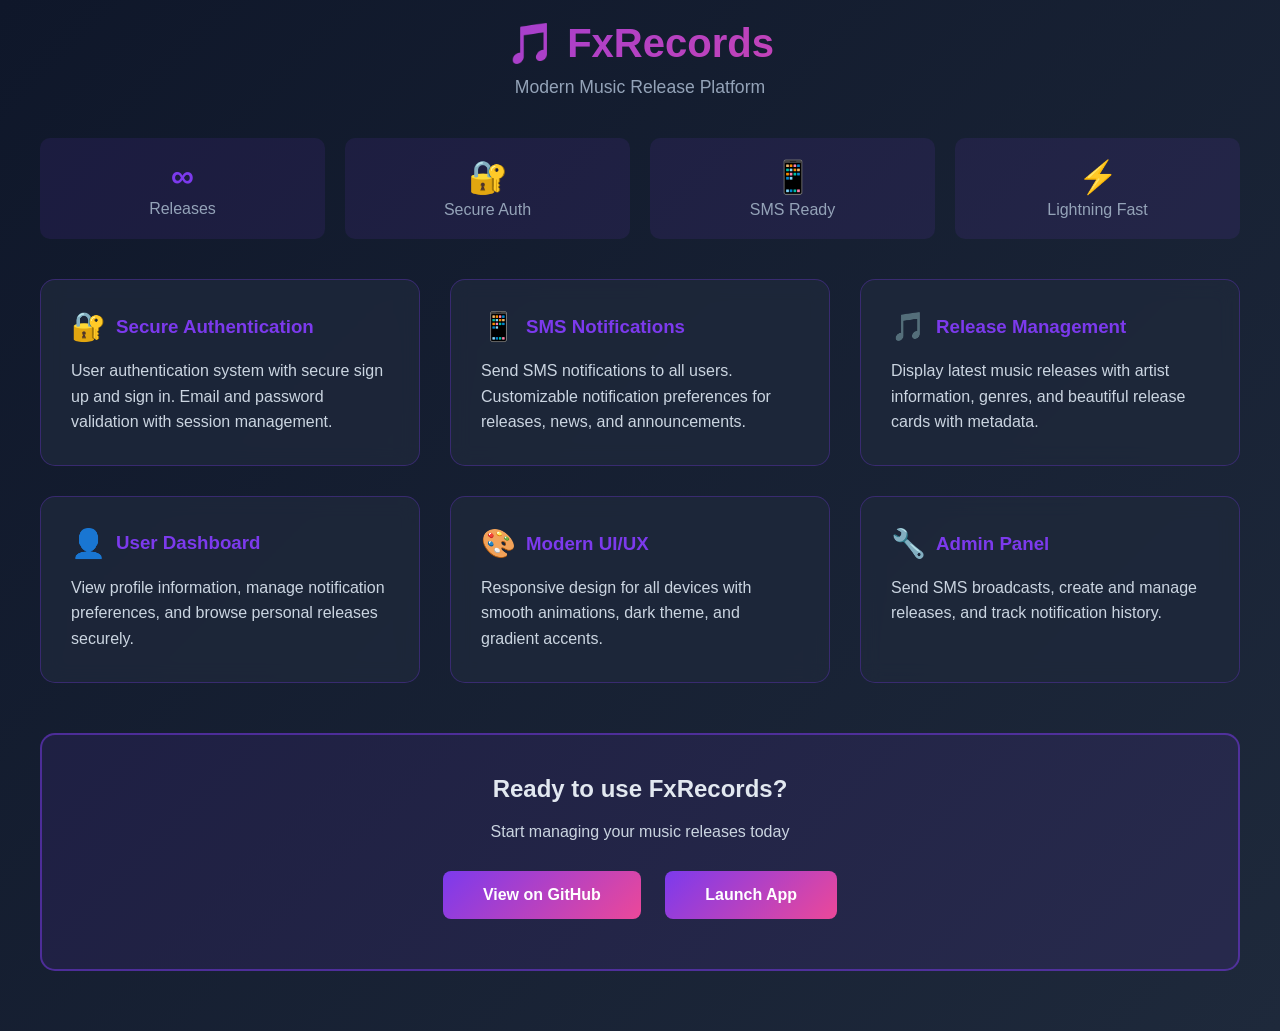
<file: embed.html>
<!DOCTYPE html>
<html lang="en">
<head>
    <meta charset="UTF-8">
    <meta name="viewport" content="width=device-width, initial-scale=1.0">
    <title>FxRecords - Embed Preview</title>
    <style>
        * {
            margin: 0;
            padding: 0;
            box-sizing: border-box;
        }
        
        body {
            font-family: 'Segoe UI', Tahoma, Geneva, Verdana, sans-serif;
            background: linear-gradient(135deg, #0f172a 0%, #1e293b 100%);
            color: #e2e8f0;
            padding: 20px;
            min-height: 100vh;
        }
        
        .container {
            max-width: 1200px;
            margin: 0 auto;
        }
        
        .header {
            text-align: center;
            margin-bottom: 40px;
        }
        
        .header h1 {
            font-size: 2.5em;
            background: linear-gradient(135deg, #7c3aed 0%, #ec4899 100%);
            -webkit-background-clip: text;
            -webkit-text-fill-color: transparent;
            margin-bottom: 10px;
        }
        
        .header p {
            color: #94a3b8;
            font-size: 1.1em;
        }
        
        .features-grid {
            display: grid;
            grid-template-columns: repeat(auto-fit, minmax(300px, 1fr));
            gap: 30px;
            margin-bottom: 50px;
        }
        
        .feature-card {
            background: rgba(30, 41, 59, 0.8);
            border: 1px solid rgba(124, 58, 237, 0.3);
            border-radius: 15px;
            padding: 30px;
            backdrop-filter: blur(10px);
            transition: all 0.3s ease;
        }
        
        .feature-card:hover {
            border-color: rgba(124, 58, 237, 0.8);
            transform: translateY(-5px);
            box-shadow: 0 20px 50px rgba(124, 58, 237, 0.2);
        }
        
        .feature-card h3 {
            color: #7c3aed;
            margin-bottom: 15px;
            display: flex;
            align-items: center;
            gap: 10px;
        }
        
        .feature-card p {
            color: #cbd5e1;
            line-height: 1.6;
        }
        
        .emoji {
            font-size: 1.5em;
        }
        
        .cta-section {
            text-align: center;
            padding: 40px;
            background: rgba(124, 58, 237, 0.1);
            border: 2px solid rgba(124, 58, 237, 0.5);
            border-radius: 15px;
            margin: 40px 0;
        }
        
        .btn {
            display: inline-block;
            padding: 15px 40px;
            background: linear-gradient(135deg, #7c3aed 0%, #ec4899 100%);
            color: white;
            text-decoration: none;
            border-radius: 8px;
            font-weight: 600;
            transition: all 0.3s ease;
            border: none;
            cursor: pointer;
            font-size: 1em;
            margin: 10px;
        }
        
        .btn:hover {
            transform: scale(1.05);
            box-shadow: 0 10px 30px rgba(124, 58, 237, 0.4);
        }
        
        .stats {
            display: grid;
            grid-template-columns: repeat(auto-fit, minmax(200px, 1fr));
            gap: 20px;
            margin: 40px 0;
        }
        
        .stat-box {
            background: rgba(124, 58, 237, 0.1);
            padding: 20px;
            border-radius: 10px;
            text-align: center;
        }
        
        .stat-box .number {
            font-size: 2em;
            color: #7c3aed;
            font-weight: bold;
        }
        
        .stat-box .label {
            color: #94a3b8;
            margin-top: 5px;
        }
        
        @media (max-width: 768px) {
            .header h1 {
                font-size: 1.8em;
            }
            
            .features-grid {
                grid-template-columns: 1fr;
            }
        }
    </style>
</head>
<body>
    <div class="container">
        <div class="header">
            <h1>🎵 FxRecords</h1>
            <p>Modern Music Release Platform</p>
        </div>
        
        <div class="stats">
            <div class="stat-box">
                <div class="number">∞</div>
                <div class="label">Releases</div>
            </div>
            <div class="stat-box">
                <div class="number">🔐</div>
                <div class="label">Secure Auth</div>
            </div>
            <div class="stat-box">
                <div class="number">📱</div>
                <div class="label">SMS Ready</div>
            </div>
            <div class="stat-box">
                <div class="number">⚡</div>
                <div class="label">Lightning Fast</div>
            </div>
        </div>
        
        <div class="features-grid">
            <div class="feature-card">
                <h3><span class="emoji">🔐</span>Secure Authentication</h3>
                <p>User authentication system with secure sign up and sign in. Email and password validation with session management.</p>
            </div>
            
            <div class="feature-card">
                <h3><span class="emoji">📱</span>SMS Notifications</h3>
                <p>Send SMS notifications to all users. Customizable notification preferences for releases, news, and announcements.</p>
            </div>
            
            <div class="feature-card">
                <h3><span class="emoji">🎵</span>Release Management</h3>
                <p>Display latest music releases with artist information, genres, and beautiful release cards with metadata.</p>
            </div>
            
            <div class="feature-card">
                <h3><span class="emoji">👤</span>User Dashboard</h3>
                <p>View profile information, manage notification preferences, and browse personal releases securely.</p>
            </div>
            
            <div class="feature-card">
                <h3><span class="emoji">🎨</span>Modern UI/UX</h3>
                <p>Responsive design for all devices with smooth animations, dark theme, and gradient accents.</p>
            </div>
            
            <div class="feature-card">
                <h3><span class="emoji">🔧</span>Admin Panel</h3>
                <p>Send SMS broadcasts, create and manage releases, and track notification history.</p>
            </div>
        </div>
        
        <div class="cta-section">
            <h2>Ready to use FxRecords?</h2>
            <p style="margin: 20px 0; color: #cbd5e1;">Start managing your music releases today</p>
            <a href="https://github.com/FxplayzOfficial-1/FxRecords" class="btn">View on GitHub</a>
            <a href="../" class="btn">Launch App</a>
        </div>
    </div>
</body>
</html>
</file>
